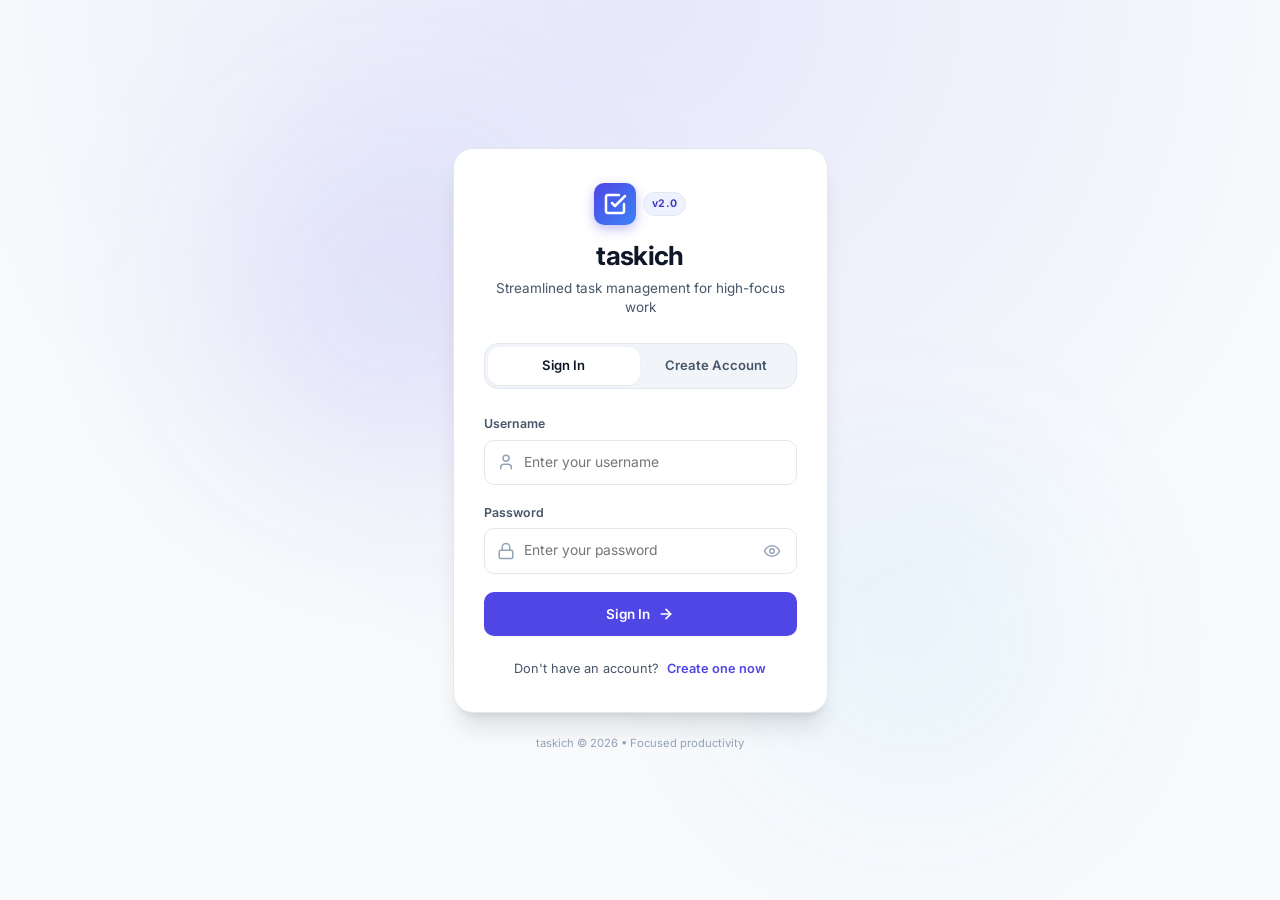
<file: templates/login.html>
<!DOCTYPE html>
<html lang="en">
<head>
    <meta charset="UTF-8">
    <meta name="viewport" content="width=device-width, initial-scale=1.0">
    <title>taskich — Sign In</title>
    <link rel="preconnect" href="https://fonts.googleapis.com">
    <link rel="preconnect" href="https://fonts.gstatic.com" crossorigin>
    <link href="https://fonts.googleapis.com/css2?family=Inter:wght@400;500;600;700&display=swap" rel="stylesheet">
    <link rel="stylesheet" href="/static/style.css">
</head>
<body class="auth-body">
    <!-- Ambient background glow elements -->
    <div class="auth-ambient-glow auth-glow-1"></div>
    <div class="auth-ambient-glow auth-glow-2"></div>

    <div class="auth-container">
        <div class="auth-card">
            <!-- Brand Logo & Header -->
            <div class="auth-header">
                <div class="brand-badge">
                    <div class="brand-icon">
                        <svg width="24" height="24" viewBox="0 0 24 24" fill="none" stroke="currentColor" stroke-width="2.5" stroke-linecap="round" stroke-linejoin="round">
                            <path d="m9 11 3 3L22 4"></path>
                            <path d="M21 12v7a2 2 0 0 1-2 2H5a2 2 0 0 1-2-2V5a2 2 0 0 1 2-2h11"></path>
                        </svg>
                    </div>
                    <span class="brand-pill">v2.0</span>
                </div>
                <h1 class="brand-title">taskich</h1>
                <p class="brand-subtitle">Streamlined task management for high-focus work</p>
            </div>

            <!-- Segmented Tab Switch -->
            <div class="auth-tabs" id="authTabs">
                <button type="button" class="auth-tab-btn active" id="tabLoginBtn">Sign In</button>
                <button type="button" class="auth-tab-btn" id="tabSignupBtn">Create Account</button>
                <div class="auth-tab-slider"></div>
            </div>

            <!-- Login Section -->
            <div id="loginSection" class="auth-form-wrapper active-section">
                <form id="loginForm" class="auth-form" autocomplete="on">
                    <div class="form-group">
                        <label for="loginUsername" class="form-label">Username</label>
                        <div class="input-with-icon">
                            <span class="input-icon">
                                <svg width="18" height="18" viewBox="0 0 24 24" fill="none" stroke="currentColor" stroke-width="2" stroke-linecap="round" stroke-linejoin="round">
                                    <path d="M19 21v-2a4 4 0 0 0-4-4H9a4 4 0 0 0-4 4v2"></path>
                                    <circle cx="12" cy="7" r="4"></circle>
                                </svg>
                            </span>
                            <input 
                                type="text" 
                                id="loginUsername" 
                                class="form-input" 
                                placeholder="Enter your username" 
                                required 
                                autocomplete="username"
                            >
                        </div>
                    </div>

                    <div class="form-group">
                        <div class="form-label-row">
                            <label for="loginPassword" class="form-label">Password</label>
                        </div>
                        <div class="input-with-icon">
                            <span class="input-icon">
                                <svg width="18" height="18" viewBox="0 0 24 24" fill="none" stroke="currentColor" stroke-width="2" stroke-linecap="round" stroke-linejoin="round">
                                    <rect width="18" height="11" x="3" y="11" rx="2" ry="2"></rect>
                                    <path d="M7 11V7a5 5 0 0 1 10 0v4"></path>
                                </svg>
                            </span>
                            <input 
                                type="password" 
                                id="loginPassword" 
                                class="form-input" 
                                placeholder="Enter your password" 
                                required 
                                autocomplete="current-password"
                            >
                            <button type="button" class="password-toggle" title="Toggle password visibility" data-target="loginPassword">
                                <svg class="eye-open" width="18" height="18" viewBox="0 0 24 24" fill="none" stroke="currentColor" stroke-width="2" stroke-linecap="round" stroke-linejoin="round">
                                    <path d="M2 12s3-7 10-7 10 7 10 7-3 7-10 7-10-7-10-7Z"></path>
                                    <circle cx="12" cy="12" r="3"></circle>
                                </svg>
                                <svg class="eye-closed" width="18" height="18" viewBox="0 0 24 24" fill="none" stroke="currentColor" stroke-width="2" stroke-linecap="round" stroke-linejoin="round" style="display:none;">
                                    <path d="m9.88 9.88 4.24 4.24"></path>
                                    <path d="M10.73 5.08A10.43 10.43 0 0 1 12 5c7 0 10 7 10 7a13.16 13.16 0 0 1-1.67 2.68"></path>
                                    <path d="M6.61 6.61A13.526 13.526 0 0 0 2 12s3 7 10 7a9.74 9.74 0 0 0 5.39-1.61"></path>
                                    <line x1="2" x2="22" y1="2" y2="22"></line>
                                </svg>
                            </button>
                        </div>
                    </div>

                    <div id="loginError" class="auth-error"></div>

                    <button type="submit" class="btn btn-primary btn-full btn-submit" id="loginSubmitBtn">
                        <span>Sign In</span>
                        <svg width="16" height="16" viewBox="0 0 24 24" fill="none" stroke="currentColor" stroke-width="2.5" stroke-linecap="round" stroke-linejoin="round">
                            <path d="M5 12h14"></path>
                            <path d="m12 5 7 7-7 7"></path>
                        </svg>
                    </button>
                </form>

                <div id="signupToggle" class="auth-footer-prompt">
                    <span>Don't have an account?</span>
                    <a href="#" id="showSignup">Create one now</a>
                </div>
            </div>

            <!-- Sign Up Section -->
            <div id="signupSection" class="auth-form-wrapper" style="display: none;">
                <form id="signupForm" class="auth-form" autocomplete="on">
                    <div class="form-group">
                        <label for="signupUsername" class="form-label">Username</label>
                        <div class="input-with-icon">
                            <span class="input-icon">
                                <svg width="18" height="18" viewBox="0 0 24 24" fill="none" stroke="currentColor" stroke-width="2" stroke-linecap="round" stroke-linejoin="round">
                                    <path d="M19 21v-2a4 4 0 0 0-4-4H9a4 4 0 0 0-4 4v2"></path>
                                    <circle cx="12" cy="7" r="4"></circle>
                                </svg>
                            </span>
                            <input 
                                type="text" 
                                id="signupUsername" 
                                class="form-input" 
                                placeholder="Choose a username" 
                                required 
                                autocomplete="username"
                            >
                        </div>
                    </div>

                    <div class="form-group">
                        <label for="signupEmail" class="form-label">Email</label>
                        <div class="input-with-icon">
                            <span class="input-icon">
                                <svg width="18" height="18" viewBox="0 0 24 24" fill="none" stroke="currentColor" stroke-width="2" stroke-linecap="round" stroke-linejoin="round">
                                    <rect width="20" height="16" x="2" y="4" rx="2"></rect>
                                    <path d="m22 7-8.97 5.7a1.94 1.94 0 0 1-2.06 0L2 7"></path>
                                </svg>
                            </span>
                            <input 
                                type="email" 
                                id="signupEmail" 
                                class="form-input" 
                                placeholder="you@example.com" 
                                required 
                                autocomplete="email"
                            >
                        </div>
                    </div>

                    <div class="form-group">
                        <label for="signupPassword" class="form-label">Password</label>
                        <div class="input-with-icon">
                            <span class="input-icon">
                                <svg width="18" height="18" viewBox="0 0 24 24" fill="none" stroke="currentColor" stroke-width="2" stroke-linecap="round" stroke-linejoin="round">
                                    <rect width="18" height="11" x="3" y="11" rx="2" ry="2"></rect>
                                    <path d="M7 11V7a5 5 0 0 1 10 0v4"></path>
                                </svg>
                            </span>
                            <input 
                                type="password" 
                                id="signupPassword" 
                                class="form-input" 
                                placeholder="At least 6 characters" 
                                minlength="6" 
                                required 
                                autocomplete="new-password"
                            >
                            <button type="button" class="password-toggle" title="Toggle password visibility" data-target="signupPassword">
                                <svg class="eye-open" width="18" height="18" viewBox="0 0 24 24" fill="none" stroke="currentColor" stroke-width="2" stroke-linecap="round" stroke-linejoin="round">
                                    <path d="M2 12s3-7 10-7 10 7 10 7-3 7-10 7-10-7-10-7Z"></path>
                                    <circle cx="12" cy="12" r="3"></circle>
                                </svg>
                                <svg class="eye-closed" width="18" height="18" viewBox="0 0 24 24" fill="none" stroke="currentColor" stroke-width="2" stroke-linecap="round" stroke-linejoin="round" style="display:none;">
                                    <path d="m9.88 9.88 4.24 4.24"></path>
                                    <path d="M10.73 5.08A10.43 10.43 0 0 1 12 5c7 0 10 7 10 7a13.16 13.16 0 0 1-1.67 2.68"></path>
                                    <path d="M6.61 6.61A13.526 13.526 0 0 0 2 12s3 7 10 7a9.74 9.74 0 0 0 5.39-1.61"></path>
                                    <line x1="2" x2="22" y1="2" y2="22"></line>
                                </svg>
                            </button>
                        </div>
                        <span class="form-hint">Must contain at least 6 characters</span>
                    </div>

                    <div id="signupError" class="auth-error"></div>

                    <button type="submit" class="btn btn-primary btn-full btn-submit" id="signupSubmitBtn">
                        <span>Create Account</span>
                        <svg width="16" height="16" viewBox="0 0 24 24" fill="none" stroke="currentColor" stroke-width="2.5" stroke-linecap="round" stroke-linejoin="round">
                            <path d="M5 12h14"></path>
                            <path d="m12 5 7 7-7 7"></path>
                        </svg>
                    </button>
                </form>

                <div class="auth-footer-prompt">
                    <span>Already have an account?</span>
                    <a href="#" id="showLogin">Sign in instead</a>
                </div>
            </div>

            <!-- Sign Up Disabled Notice -->
            <div id="signupDisabled" class="auth-notice" style="display: none;">
                <div class="notice-icon">
                    <svg width="28" height="28" viewBox="0 0 24 24" fill="none" stroke="currentColor" stroke-width="2" stroke-linecap="round" stroke-linejoin="round">
                        <circle cx="12" cy="12" r="10"></circle>
                        <line x1="12" y1="8" x2="12" y2="12"></line>
                        <line x1="12" y1="16" x2="12.01" y2="16"></line>
                    </svg>
                </div>
                <h3>Sign ups currently closed</h3>
                <p>Public registrations are disabled on this instance. Please contact the administrator for access.</p>
            </div>
        </div>

        <footer class="auth-footer-meta">
            <span>taskich &copy; 2026</span> &bull; <span>Focused productivity</span>
        </footer>
    </div>

    <script>
        const allowSignups = {{ 'true' if allow_signups else 'false' }};
        const loginSection = document.getElementById('loginSection');
        const signupSection = document.getElementById('signupSection');
        const tabLoginBtn = document.getElementById('tabLoginBtn');
        const tabSignupBtn = document.getElementById('tabSignupBtn');
        const authTabs = document.getElementById('authTabs');
        
        function switchToTab(tab) {
            if (tab === 'signup' && allowSignups) {
                loginSection.style.display = 'none';
                loginSection.classList.remove('active-section');
                signupSection.style.display = 'block';
                signupSection.classList.add('active-section');
                tabLoginBtn.classList.remove('active');
                tabSignupBtn.classList.add('active');
                authTabs.classList.add('tab-right');
                document.getElementById('signupUsername').focus();
            } else {
                signupSection.style.display = 'none';
                signupSection.classList.remove('active-section');
                loginSection.style.display = 'block';
                loginSection.classList.add('active-section');
                tabSignupBtn.classList.remove('active');
                tabLoginBtn.classList.add('active');
                authTabs.classList.remove('tab-right');
                document.getElementById('loginUsername').focus();
            }
        }

        document.addEventListener('DOMContentLoaded', () => {
            // Check system dark mode preference or stored dark mode
            if (localStorage.getItem('darkMode') === 'true' || 
               (!localStorage.getItem('darkMode') && window.matchMedia('(prefers-color-scheme: dark)').matches)) {
                document.body.classList.add('dark-mode');
            }

            if (!allowSignups) {
                if (signupSection) signupSection.style.display = 'none';
                if (tabSignupBtn) tabSignupBtn.style.display = 'none';
                const signupToggle = document.getElementById('signupToggle');
                if (signupToggle) signupToggle.style.display = 'none';
                const signupDisabled = document.getElementById('signupDisabled');
                if (signupDisabled) signupDisabled.style.display = 'block';
            }
        });

        // Tab and link listeners
        tabLoginBtn.addEventListener('click', () => switchToTab('login'));
        tabSignupBtn.addEventListener('click', () => switchToTab('signup'));
        
        const showSignupLink = document.getElementById('showSignup');
        if (showSignupLink) {
            showSignupLink.addEventListener('click', (e) => {
                e.preventDefault();
                switchToTab('signup');
            });
        }
        
        const showLoginLink = document.getElementById('showLogin');
        if (showLoginLink) {
            showLoginLink.addEventListener('click', (e) => {
                e.preventDefault();
                switchToTab('login');
            });
        }

        // Password visibility toggle
        document.querySelectorAll('.password-toggle').forEach(button => {
            button.addEventListener('click', () => {
                const targetId = button.dataset.target;
                const input = document.getElementById(targetId);
                const eyeOpen = button.querySelector('.eye-open');
                const eyeClosed = button.querySelector('.eye-closed');
                
                if (input.type === 'password') {
                    input.type = 'text';
                    eyeOpen.style.display = 'none';
                    eyeClosed.style.display = 'block';
                } else {
                    input.type = 'password';
                    eyeOpen.style.display = 'block';
                    eyeClosed.style.display = 'none';
                }
            });
        });

        // Login submission
        document.getElementById('loginForm').addEventListener('submit', async (e) => {
            e.preventDefault();
            const username = document.getElementById('loginUsername').value.trim();
            const password = document.getElementById('loginPassword').value;
            const errorDiv = document.getElementById('loginError');
            const submitBtn = document.getElementById('loginSubmitBtn');
            
            errorDiv.textContent = '';
            errorDiv.classList.remove('show');
            submitBtn.disabled = true;
            submitBtn.classList.add('loading');

            try {
                const response = await fetch('/api/auth/login', {
                    method: 'POST',
                    headers: { 'Content-Type': 'application/json' },
                    body: JSON.stringify({ username, password })
                });
                
                if (response.ok) {
                    window.location.href = '/';
                } else {
                    const data = await response.json();
                    errorDiv.textContent = data.error || 'Invalid credentials. Please try again.';
                    errorDiv.classList.add('show');
                    triggerShake(errorDiv);
                }
            } catch (err) {
                errorDiv.textContent = 'Connection error. Please check your network and try again.';
                errorDiv.classList.add('show');
                triggerShake(errorDiv);
            } finally {
                submitBtn.disabled = false;
                submitBtn.classList.remove('loading');
            }
        });

        // Sign up submission
        document.getElementById('signupForm').addEventListener('submit', async (e) => {
            e.preventDefault();
            const username = document.getElementById('signupUsername').value.trim();
            const email = document.getElementById('signupEmail').value.trim();
            const password = document.getElementById('signupPassword').value;
            const errorDiv = document.getElementById('signupError');
            const submitBtn = document.getElementById('signupSubmitBtn');
            
            errorDiv.textContent = '';
            errorDiv.classList.remove('show');
            submitBtn.disabled = true;
            submitBtn.classList.add('loading');

            try {
                const response = await fetch('/api/auth/signup', {
                    method: 'POST',
                    headers: { 'Content-Type': 'application/json' },
                    body: JSON.stringify({ username, email, password })
                });
                
                if (response.ok) {
                    window.location.href = '/';
                } else {
                    const data = await response.json();
                    errorDiv.textContent = data.error || 'Failed to create account. Please try again.';
                    errorDiv.classList.add('show');
                    triggerShake(errorDiv);
                }
            } catch (err) {
                errorDiv.textContent = 'Connection error. Please check your network and try again.';
                errorDiv.classList.add('show');
                triggerShake(errorDiv);
            } finally {
                submitBtn.disabled = false;
                submitBtn.classList.remove('loading');
            }
        });

        function triggerShake(element) {
            element.classList.remove('shake');
            void element.offsetWidth; // Force reflow
            element.classList.add('shake');
        }
    </script>
</body>
</html>
</file>
<file: static/style.css>
/* ==========================================================================
   TASKICH 2026 DESIGN SYSTEM & STYLESHEET
   A modern, focused, ultra-clean productivity interface
   ========================================================================== */

/* --- CSS Variables & Design Tokens --- */
:root {
    /* Font family */
    --font-sans: 'Inter', -apple-system, BlinkMacSystemFont, 'Segoe UI', Roboto, Helvetica, Arial, sans-serif;
    
    /* Light Theme (Clean Crisp Zinc / Slate) */
    --bg-canvas: #f8fafc;
    --bg-surface: #ffffff;
    --bg-surface-elevated: #ffffff;
    --bg-subtle: #f1f5f9;
    --bg-hover: #e2e8f0;
    --bg-active: #cbd5e1;
    
    --border-subtle: #e2e8f0;
    --border-strong: #cbd5e1;
    --border-focus: #6366f1;
    
    --text-primary: #0f172a;
    --text-secondary: #475569;
    --text-tertiary: #94a3b8;
    --text-inverse: #ffffff;
    
    /* Accents */
    --accent-primary: #4f46e5;
    --accent-hover: #4338ca;
    --accent-active: #3730a3;
    --accent-subtle: #eef2ff;
    --accent-text: #4338ca;
    --accent-ring: rgba(79, 70, 229, 0.2);
    
    /* Status Colors */
    --success: #10b981;
    --success-subtle: #ecfdf5;
    --success-text: #047857;
    --success-border: #a7f3d0;
    
    --danger: #ef4444;
    --danger-hover: #dc2626;
    --danger-subtle: #fef2f2;
    --danger-text: #b91c1c;
    --danger-border: #fecaca;
    
    --warning: #f59e0b;
    --warning-subtle: #fffbeb;
    --warning-text: #b45309;
    --warning-border: #fde68a;
    
    /* Shadows */
    --shadow-sm: 0 1px 2px 0 rgb(0 0 0 / 0.05);
    --shadow-md: 0 4px 6px -1px rgb(0 0 0 / 0.07), 0 2px 4px -2px rgb(0 0 0 / 0.07);
    --shadow-lg: 0 10px 15px -3px rgb(0 0 0 / 0.08), 0 4px 6px -4px rgb(0 0 0 / 0.08);
    --shadow-xl: 0 20px 25px -5px rgb(0 0 0 / 0.1), 0 8px 10px -6px rgb(0 0 0 / 0.1);
    --shadow-glow: 0 0 25px rgba(79, 70, 229, 0.25);
    
    /* Transitions */
    --transition-fast: 150ms cubic-bezier(0.4, 0, 0.2, 1);
    --transition-normal: 250ms cubic-bezier(0.4, 0, 0.2, 1);
    --transition-spring: 300ms cubic-bezier(0.16, 1, 0.3, 1);
    
    /* Radii */
    --radius-sm: 6px;
    --radius-md: 10px;
    --radius-lg: 14px;
    --radius-xl: 20px;
    --radius-full: 9999px;
}

/* Dark Theme (Obsidian Zinc & Luminescent Accents) */
body.dark-mode {
    --bg-canvas: #09090b;
    --bg-surface: #121215;
    --bg-surface-elevated: #18181b;
    --bg-subtle: #1c1c22;
    --bg-hover: #27272a;
    --bg-active: #3f3f46;
    
    --border-subtle: rgba(255, 255, 255, 0.08);
    --border-strong: rgba(255, 255, 255, 0.16);
    --border-focus: #818cf8;
    
    --text-primary: #f4f4f5;
    --text-secondary: #a1a1aa;
    --text-tertiary: #71717a;
    --text-inverse: #09090b;
    
    --accent-primary: #6366f1;
    --accent-hover: #818cf8;
    --accent-active: #4f46e5;
    --accent-subtle: rgba(99, 102, 241, 0.15);
    --accent-text: #a5b4fc;
    --accent-ring: rgba(99, 102, 241, 0.3);
    
    --success: #34d399;
    --success-subtle: rgba(52, 211, 153, 0.12);
    --success-text: #6ee7b7;
    --success-border: rgba(52, 211, 153, 0.25);
    
    --danger: #f87171;
    --danger-hover: #ef4444;
    --danger-subtle: rgba(248, 113, 113, 0.12);
    --danger-text: #fca5a5;
    --danger-border: rgba(248, 113, 113, 0.25);
    
    --warning: #fbbf24;
    --warning-subtle: rgba(251, 191, 36, 0.12);
    --warning-text: #fde68a;
    --warning-border: rgba(251, 191, 36, 0.25);
    
    --shadow-sm: 0 1px 2px 0 rgb(0 0 0 / 0.4);
    --shadow-md: 0 4px 10px rgb(0 0 0 / 0.5);
    --shadow-lg: 0 12px 24px -4px rgb(0 0 0 / 0.6);
    --shadow-xl: 0 24px 38px -6px rgb(0 0 0 / 0.7);
    --shadow-glow: 0 0 30px rgba(99, 102, 241, 0.35);
}

/* --- Base Reset & Core Styles --- */
*, *::before, *::after {
    margin: 0;
    padding: 0;
    box-sizing: border-box;
}

html {
    font-size: 15px;
    height: 100%;
}

body {
    font-family: var(--font-sans);
    background-color: var(--bg-canvas);
    color: var(--text-primary);
    line-height: 1.5;
    -webkit-font-smoothing: antialiased;
    -moz-osx-font-smoothing: grayscale;
    text-rendering: optimizeLegibility;
    min-height: 100vh;
    min-height: 100dvh;
    transition: background-color var(--transition-normal), color var(--transition-normal);
}

button, input, textarea, select {
    font: inherit;
    color: inherit;
}

a {
    color: var(--accent-primary);
    text-decoration: none;
    transition: color var(--transition-fast);
}

a:hover {
    color: var(--accent-hover);
    text-decoration: underline;
}

svg {
    display: inline-block;
    vertical-align: middle;
    flex-shrink: 0;
}

/* --- Auth Page Styles --- */
.auth-body {
    display: flex;
    justify-content: center;
    align-items: center;
    min-height: 100vh;
    min-height: 100dvh;
    position: relative;
    overflow-x: hidden;
    background: radial-gradient(circle at 50% 0%, rgba(99, 102, 241, 0.12) 0%, transparent 65%),
                var(--bg-canvas);
}

.auth-ambient-glow {
    position: absolute;
    border-radius: 50%;
    filter: blur(100px);
    pointer-events: none;
    z-index: 0;
    opacity: 0.6;
}

.auth-glow-1 {
    width: 400px;
    height: 400px;
    background: radial-gradient(circle, rgba(79, 70, 229, 0.25), transparent);
    top: 10%;
    left: 15%;
}

.auth-glow-2 {
    width: 350px;
    height: 350px;
    background: radial-gradient(circle, rgba(14, 165, 233, 0.2), transparent);
    bottom: 10%;
    right: 15%;
}

.auth-container {
    position: relative;
    z-index: 1;
    width: 100%;
    max-width: 420px;
    padding: 1.5rem;
    display: flex;
    flex-direction: column;
    align-items: center;
}

.auth-card {
    width: 100%;
    background: var(--bg-surface);
    border: 1px solid var(--border-subtle);
    border-radius: var(--radius-xl);
    padding: 2.25rem 2rem;
    box-shadow: var(--shadow-xl);
    backdrop-filter: blur(20px);
    transition: transform var(--transition-normal), box-shadow var(--transition-normal);
}

.auth-header {
    text-align: center;
    margin-bottom: 1.75rem;
}

.brand-badge {
    display: inline-flex;
    align-items: center;
    gap: 0.5rem;
    margin-bottom: 0.75rem;
}

.brand-icon {
    width: 42px;
    height: 42px;
    border-radius: var(--radius-md);
    background: linear-gradient(135deg, var(--accent-primary), #3b82f6);
    color: #ffffff;
    display: flex;
    align-items: center;
    justify-content: center;
    box-shadow: 0 4px 12px rgba(79, 70, 229, 0.35);
}

.brand-pill {
    font-size: 0.7rem;
    font-weight: 700;
    letter-spacing: 0.05em;
    padding: 0.2rem 0.5rem;
    border-radius: var(--radius-full);
    background: var(--accent-subtle);
    color: var(--accent-text);
    border: 1px solid var(--border-subtle);
}

.brand-title {
    font-size: 1.75rem;
    font-weight: 700;
    letter-spacing: -0.025em;
    color: var(--text-primary);
    margin-bottom: 0.25rem;
}

.brand-subtitle {
    font-size: 0.9rem;
    color: var(--text-secondary);
    line-height: 1.4;
}

/* Auth Tabs */
.auth-tabs {
    display: flex;
    position: relative;
    background: var(--bg-subtle);
    border-radius: var(--radius-lg);
    padding: 3px;
    margin-bottom: 1.75rem;
    border: 1px solid var(--border-subtle);
}

.auth-tab-btn {
    flex: 1;
    position: relative;
    z-index: 1;
    padding: 0.6rem 1rem;
    font-size: 0.875rem;
    font-weight: 600;
    color: var(--text-secondary);
    border: none;
    background: transparent;
    cursor: pointer;
    border-radius: calc(var(--radius-lg) - 2px);
    transition: color var(--transition-fast);
}

.auth-tab-btn.active {
    color: var(--text-primary);
}

.auth-tab-slider {
    position: absolute;
    top: 3px;
    left: 3px;
    width: calc(50% - 3px);
    height: calc(100% - 6px);
    background: var(--bg-surface);
    border-radius: calc(var(--radius-lg) - 2px);
    box-shadow: var(--shadow-sm);
    transition: transform var(--transition-spring);
}

.auth-tabs.tab-right .auth-tab-slider {
    transform: translateX(100%);
}

/* Form Styles */
.form-group {
    margin-bottom: 1.25rem;
}

.form-label {
    display: block;
    font-size: 0.825rem;
    font-weight: 600;
    color: var(--text-secondary);
    margin-bottom: 0.4rem;
}

.form-label-row {
    display: flex;
    justify-content: space-between;
    align-items: center;
}

.input-with-icon {
    position: relative;
    display: flex;
    align-items: center;
}

.input-icon {
    position: absolute;
    left: 0.9rem;
    color: var(--text-tertiary);
    pointer-events: none;
    display: flex;
    align-items: center;
    transition: color var(--transition-fast);
}

.form-input {
    width: 100%;
    padding: 0.75rem 0.9rem;
    background: var(--bg-surface);
    border: 1px solid var(--border-subtle);
    border-radius: var(--radius-md);
    color: var(--text-primary);
    font-size: 0.925rem;
    transition: border-color var(--transition-fast), box-shadow var(--transition-fast), background-color var(--transition-fast);
}

.input-with-icon .form-input {
    padding-left: 2.6rem;
    padding-right: 2.5rem;
}

.form-input:focus {
    outline: none;
    border-color: var(--border-focus);
    box-shadow: 0 0 0 3px var(--accent-ring);
}

.input-with-icon:focus-within .input-icon {
    color: var(--accent-primary);
}

.password-toggle {
    position: absolute;
    right: 0.75rem;
    background: transparent;
    border: none;
    color: var(--text-tertiary);
    cursor: pointer;
    padding: 0.3rem;
    border-radius: var(--radius-sm);
    display: flex;
    align-items: center;
    justify-content: center;
    transition: color var(--transition-fast);
}

.password-toggle:hover {
    color: var(--text-primary);
}

.form-hint {
    display: block;
    font-size: 0.775rem;
    color: var(--text-tertiary);
    margin-top: 0.35rem;
}

.auth-error {
    display: none;
    padding: 0.65rem 0.9rem;
    background: var(--danger-subtle);
    border: 1px solid var(--danger-border);
    color: var(--danger-text);
    border-radius: var(--radius-md);
    font-size: 0.85rem;
    margin-bottom: 1.25rem;
    text-align: center;
    animation: fadeIn 0.2s ease-out;
}

.auth-error.show {
    display: block;
}

.auth-footer-prompt {
    margin-top: 1.5rem;
    text-align: center;
    font-size: 0.85rem;
    color: var(--text-secondary);
}

.auth-footer-prompt a {
    font-weight: 600;
    margin-left: 0.25rem;
}

.auth-footer-meta {
    margin-top: 1.5rem;
    font-size: 0.75rem;
    color: var(--text-tertiary);
    text-align: center;
}

.auth-notice {
    text-align: center;
    padding: 2rem 1rem;
    background: var(--bg-subtle);
    border-radius: var(--radius-lg);
    border: 1px dashed var(--border-strong);
}

.notice-icon {
    color: var(--warning);
    margin-bottom: 0.75rem;
}

.auth-notice h3 {
    font-size: 1.1rem;
    font-weight: 600;
    color: var(--text-primary);
    margin-bottom: 0.5rem;
}

.auth-notice p {
    font-size: 0.85rem;
    color: var(--text-secondary);
}

/* Shake Animation */
@keyframes shake {
    0%, 100% { transform: translateX(0); }
    20%, 60% { transform: translateX(-6px); }
    40%, 80% { transform: translateX(6px); }
}

.shake {
    animation: shake 0.4s ease-in-out;
}

/* --- Buttons System --- */
.btn {
    display: inline-flex;
    align-items: center;
    justify-content: center;
    gap: 0.5rem;
    padding: 0.65rem 1.25rem;
    font-size: 0.9rem;
    font-weight: 600;
    border-radius: var(--radius-md);
    border: 1px solid transparent;
    cursor: pointer;
    transition: all var(--transition-fast);
    user-select: none;
    white-space: nowrap;
}

.btn:active {
    transform: scale(0.98);
}

.btn:focus-visible {
    outline: none;
    box-shadow: 0 0 0 3px var(--accent-ring);
}

.btn-primary {
    background-color: var(--accent-primary);
    color: #ffffff;
    box-shadow: var(--shadow-sm);
}

.btn-primary:hover {
    background-color: var(--accent-hover);
    box-shadow: 0 4px 12px rgba(79, 70, 229, 0.35);
}

.btn-secondary {
    background-color: var(--bg-surface);
    color: var(--text-primary);
    border-color: var(--border-subtle);
}

.btn-secondary:hover {
    background-color: var(--bg-subtle);
    border-color: var(--border-strong);
}

.btn-danger {
    background-color: var(--danger);
    color: #ffffff;
}

.btn-danger:hover {
    background-color: var(--danger-hover);
    box-shadow: 0 4px 12px rgba(239, 68, 68, 0.35);
}

.btn-ghost-danger {
    background-color: transparent;
    color: var(--danger);
    border-color: transparent;
}

.btn-ghost-danger:hover {
    background-color: var(--danger-subtle);
    color: var(--danger-text);
}

.btn-small {
    padding: 0.45rem 0.85rem;
    font-size: 0.8rem;
    border-radius: var(--radius-sm);
}

.btn-full {
    width: 100%;
}

.btn-submit {
    height: 44px;
}

/* Icon Buttons */
.icon-btn {
    width: 36px;
    height: 36px;
    display: inline-flex;
    align-items: center;
    justify-content: center;
    border-radius: var(--radius-md);
    background: transparent;
    border: 1px solid transparent;
    color: var(--text-secondary);
    cursor: pointer;
    transition: all var(--transition-fast);
}

.icon-btn:hover {
    background: var(--bg-hover);
    color: var(--text-primary);
}

.icon-btn:active {
    transform: scale(0.95);
}

/* --- Main Application Layout --- */
.app-body {
    display: flex;
    flex-direction: column;
    min-height: 100vh;
    min-height: 100dvh;
    background-color: var(--bg-canvas);
}

.app-layout {
    display: flex;
    flex-direction: column;
    flex: 1;
    height: 100vh;
    height: 100dvh;
    overflow: hidden;
}

/* Sticky Top Navigation */
.top-nav {
    position: sticky;
    top: 0;
    z-index: 100;
    background: var(--bg-surface);
    border-bottom: 1px solid var(--border-subtle);
    backdrop-filter: blur(16px);
}

.top-nav-inner {
    max-width: 1400px;
    margin: 0 auto;
    padding: 0.75rem 1.5rem;
    display: flex;
    align-items: center;
    justify-content: space-between;
}

.nav-brand {
    display: flex;
    align-items: center;
    gap: 0.6rem;
}

.nav-brand .brand-icon {
    width: 32px;
    height: 32px;
    border-radius: var(--radius-sm);
}

.nav-brand .brand-title {
    font-size: 1.25rem;
    font-weight: 700;
    letter-spacing: -0.02em;
    color: var(--text-primary);
    margin: 0;
}

.nav-brand .brand-badge {
    font-size: 0.65rem;
    font-weight: 700;
    padding: 0.15rem 0.45rem;
    border-radius: var(--radius-full);
    background: var(--accent-subtle);
    color: var(--accent-text);
    border: 1px solid var(--border-subtle);
}

.nav-user-actions {
    display: flex;
    align-items: center;
    gap: 0.5rem;
}

.user-pill {
    display: flex;
    align-items: center;
    gap: 0.5rem;
    background: var(--bg-subtle);
    border: 1px solid var(--border-subtle);
    padding: 0.35rem 0.75rem;
    border-radius: var(--radius-full);
    font-size: 0.85rem;
    font-weight: 500;
    color: var(--text-primary);
}

.user-avatar {
    width: 22px;
    height: 22px;
    border-radius: 50%;
    background: var(--accent-subtle);
    color: var(--accent-primary);
    display: flex;
    align-items: center;
    justify-content: center;
}

/* Workspace Grid */
.workspace {
    display: flex;
    flex: 1;
    overflow: hidden;
    max-width: 1400px;
    width: 100%;
    margin: 0 auto;
}

/* Sidebar Navigation */
.sidebar {
    width: 260px;
    flex-shrink: 0;
    background: var(--bg-surface);
    border-right: 1px solid var(--border-subtle);
    padding: 1.5rem 1rem;
    display: flex;
    flex-direction: column;
    justify-content: space-between;
    overflow-y: auto;
}

.sidebar-heading {
    display: block;
    font-size: 0.7rem;
    font-weight: 700;
    text-transform: uppercase;
    letter-spacing: 0.08em;
    color: var(--text-tertiary);
    margin-bottom: 0.75rem;
    padding-left: 0.75rem;
}

.sidebar-nav {
    display: flex;
    flex-direction: column;
    gap: 0.35rem;
}

.sidebar .filter-btn {
    display: flex;
    align-items: center;
    justify-content: space-between;
    width: 100%;
    padding: 0.65rem 0.85rem;
    background: transparent;
    border: none;
    border-radius: var(--radius-md);
    color: var(--text-secondary);
    font-size: 0.9rem;
    font-weight: 500;
    cursor: pointer;
    transition: all var(--transition-fast);
    text-align: left;
}

.nav-btn-content {
    display: flex;
    align-items: center;
    gap: 0.75rem;
}

.nav-icon {
    color: var(--text-tertiary);
    transition: color var(--transition-fast);
}

.nav-badge {
    font-size: 0.75rem;
    font-weight: 600;
    padding: 0.15rem 0.5rem;
    border-radius: var(--radius-full);
    background: var(--bg-subtle);
    color: var(--text-tertiary);
    transition: all var(--transition-fast);
}

.sidebar .filter-btn:hover {
    background: var(--bg-hover);
    color: var(--text-primary);
}

.sidebar .filter-btn:hover .nav-icon {
    color: var(--text-primary);
}

.sidebar .filter-btn.active {
    background: var(--accent-subtle);
    color: var(--accent-text);
    font-weight: 600;
}

.sidebar .filter-btn.active .nav-icon {
    color: var(--accent-primary);
}

.sidebar .filter-btn.active .nav-badge {
    background: var(--accent-primary);
    color: #ffffff;
}

/* Sidebar Tags */
.sidebar-heading-row {
    display: flex;
    align-items: center;
    justify-content: space-between;
    margin-bottom: 0.75rem;
    padding-right: 0.25rem;
}

.clear-tag-filter-btn {
    background: transparent;
    border: none;
    font-size: 0.7rem;
    font-weight: 600;
    color: var(--accent-primary);
    cursor: pointer;
    padding: 0.15rem 0.5rem;
    border-radius: var(--radius-sm);
    transition: all var(--transition-fast);
}

.clear-tag-filter-btn:hover {
    background: var(--accent-subtle);
    text-decoration: underline;
}

.sidebar-tag-btn {
    display: flex;
    align-items: center;
    justify-content: space-between;
    width: 100%;
    padding: 0.5rem 0.85rem;
    background: transparent;
    border: none;
    border-radius: var(--radius-md);
    color: var(--text-secondary);
    font-size: 0.85rem;
    font-weight: 500;
    cursor: pointer;
    transition: all var(--transition-fast);
    text-align: left;
}

.sidebar-tag-btn:hover {
    background: var(--bg-hover);
    color: var(--text-primary);
}

.sidebar-tag-btn.active {
    background: var(--accent-subtle);
    color: var(--accent-text);
    font-weight: 600;
}

.sidebar-tag-btn.active .nav-badge {
    background: var(--accent-primary);
    color: #ffffff;
}

.sidebar-tag-hash {
    color: var(--accent-primary);
    font-weight: 700;
    margin-right: 0.4rem;
    font-size: 0.9rem;
}

/* Sidebar Productivity Card */
.sidebar-productivity-card {
    background: var(--bg-subtle);
    border: 1px solid var(--border-subtle);
    border-radius: var(--radius-lg);
    padding: 1rem;
}

.productivity-header {
    display: flex;
    justify-content: space-between;
    align-items: center;
    margin-bottom: 0.65rem;
}

.productivity-title {
    font-size: 0.8rem;
    font-weight: 600;
    color: var(--text-secondary);
}

.productivity-percent {
    font-size: 0.85rem;
    font-weight: 700;
    color: var(--accent-primary);
}

.progress-track {
    width: 100%;
    height: 6px;
    background: var(--border-subtle);
    border-radius: var(--radius-full);
    overflow: hidden;
    margin-bottom: 0.5rem;
}

.progress-bar {
    height: 100%;
    background: linear-gradient(90deg, var(--accent-primary), #3b82f6);
    border-radius: var(--radius-full);
    transition: width 0.4s ease-out;
}

.productivity-caption {
    font-size: 0.75rem;
    color: var(--text-tertiary);
}

/* --- Main Canvas & Task Management --- */
.main-canvas {
    flex: 1;
    display: flex;
    flex-direction: column;
    overflow-y: auto;
    padding: 1.5rem 2rem;
    gap: 1.5rem;
}

/* Quick Add Task Composer */
.composer-container {
    width: 100%;
}

.composer-card {
    background: var(--bg-surface);
    border: 1px solid var(--border-subtle);
    border-radius: var(--radius-xl);
    box-shadow: var(--shadow-md);
    padding: 0.75rem 1rem;
    transition: all var(--transition-normal);
}

.composer-card:focus-within {
    border-color: var(--border-focus);
    box-shadow: 0 0 0 3px var(--accent-ring), var(--shadow-md);
}

.composer-primary-row {
    display: flex;
    align-items: center;
    gap: 0.75rem;
}

.composer-input-wrapper {
    flex: 1;
    display: flex;
    align-items: center;
    gap: 0.75rem;
}

.composer-icon {
    color: var(--accent-primary);
    display: flex;
    align-items: center;
}

.task-input-title {
    width: 100%;
    border: none;
    background: transparent;
    font-size: 1rem;
    font-weight: 500;
    color: var(--text-primary);
    padding: 0.4rem 0;
}

.task-input-title:focus {
    outline: none;
}

.task-input-title::placeholder {
    color: var(--text-tertiary);
}

.composer-primary-actions {
    display: flex;
    align-items: center;
    gap: 0.5rem;
}

.btn-toggle-drawer {
    display: flex;
    align-items: center;
    gap: 0.35rem;
    padding: 0.45rem 0.75rem;
    border-radius: var(--radius-md);
    border: 1px solid var(--border-subtle);
    background: var(--bg-subtle);
    color: var(--text-secondary);
    font-size: 0.8rem;
    font-weight: 500;
    cursor: pointer;
    transition: all var(--transition-fast);
}

.btn-toggle-drawer:hover {
    background: var(--bg-hover);
    color: var(--text-primary);
}

.btn-toggle-drawer svg {
    transition: transform var(--transition-normal);
}

.btn-toggle-drawer.active svg {
    transform: rotate(180deg);
}

.btn-add-task {
    padding: 0.5rem 1rem;
}

/* Composer Drawer */
.composer-drawer {
    display: none;
    padding-top: 1rem;
    margin-top: 0.75rem;
    border-top: 1px solid var(--border-subtle);
    animation: slideDown 0.2s ease-out;
}

.composer-drawer.open {
    display: block;
}

@keyframes slideDown {
    from {
        opacity: 0;
        transform: translateY(-8px);
    }
    to {
        opacity: 1;
        transform: translateY(0);
    }
}

.composer-field-group {
    margin-bottom: 0.9rem;
}

.drawer-label {
    display: flex;
    align-items: center;
    gap: 0.4rem;
    font-size: 0.8rem;
    font-weight: 600;
    color: var(--text-secondary);
    margin-bottom: 0.35rem;
}

.task-input-description {
    width: 100%;
    padding: 0.65rem 0.85rem;
    border: 1px solid var(--border-subtle);
    border-radius: var(--radius-md);
    background: var(--bg-subtle);
    color: var(--text-primary);
    font-size: 0.875rem;
    resize: vertical;
    transition: all var(--transition-fast);
}

.task-input-description:focus {
    outline: none;
    border-color: var(--border-focus);
    background: var(--bg-surface);
}

.composer-grid-fields {
    display: grid;
    grid-template-columns: 1fr 1fr;
    gap: 1rem;
}

.custom-select {
    cursor: pointer;
}

.recurring-end-controls {
    display: flex;
    align-items: center;
    gap: 1rem;
}

.checkbox-inline-label {
    display: inline-flex;
    align-items: center;
    gap: 0.4rem;
    font-size: 0.85rem;
    color: var(--text-secondary);
    cursor: pointer;
    white-space: nowrap;
}

/* --- Tasks Listing Section --- */
.tasks-section {
    flex: 1;
    display: flex;
    flex-direction: column;
}

.tasks-header {
    display: flex;
    justify-content: space-between;
    align-items: center;
    margin-bottom: 1rem;
    padding-bottom: 0.5rem;
    border-bottom: 1px solid var(--border-subtle);
}

.tasks-header-left {
    display: flex;
    align-items: center;
    gap: 0.75rem;
}

.tasks-header h2 {
    font-size: 1.25rem;
    font-weight: 700;
    letter-spacing: -0.02em;
    color: var(--text-primary);
}

.task-count-chip {
    display: inline-flex;
    align-items: center;
    justify-content: center;
    min-width: 24px;
    height: 24px;
    padding: 0 0.5rem;
    font-size: 0.75rem;
    font-weight: 700;
    border-radius: var(--radius-full);
    background: var(--accent-subtle);
    color: var(--accent-text);
}

.tasks-list {
    display: flex;
    flex-direction: column;
    gap: 0.65rem;
    padding-bottom: 3rem;
}

/* Modern Task Card */
.task-item {
    background: var(--bg-surface);
    border: 1px solid var(--border-subtle);
    border-radius: var(--radius-lg);
    padding: 1rem 1.25rem;
    box-shadow: var(--shadow-sm);
    transition: all var(--transition-fast);
    cursor: pointer;
    position: relative;
    display: flex;
    flex-direction: column;
    gap: 0.5rem;
}

.task-item:hover {
    border-color: var(--border-strong);
    box-shadow: var(--shadow-md);
    transform: translateY(-1px);
}

.task-header {
    display: flex;
    justify-content: space-between;
    align-items: flex-start;
    gap: 0.75rem;
}

.task-checkbox-wrap {
    display: flex;
    align-items: center;
    justify-content: center;
    flex-shrink: 0;
    margin-top: 2px;
}

/* Custom Checkbox */
.task-checkbox {
    appearance: none;
    -webkit-appearance: none;
    width: 20px;
    height: 20px;
    border: 2px solid var(--border-strong);
    border-radius: 6px;
    outline: none;
    cursor: pointer;
    position: relative;
    background: transparent;
    transition: all var(--transition-fast);
    flex-shrink: 0;
}

.task-checkbox:hover {
    border-color: var(--accent-primary);
}

.task-checkbox:checked {
    background: var(--success);
    border-color: var(--success);
}

.task-checkbox:checked::after {
    content: '';
    position: absolute;
    left: 6px;
    top: 2px;
    width: 5px;
    height: 10px;
    border: solid #ffffff;
    border-width: 0 2px 2px 0;
    transform: rotate(45deg);
}

.task-title {
    font-size: 0.975rem;
    font-weight: 500;
    color: var(--text-primary);
    line-height: 1.4;
    transition: all var(--transition-fast);
    word-break: break-word;
}

/* Completed & Overdue States */
.task-item.completed {
    background: var(--bg-canvas);
    border-color: var(--border-subtle);
    opacity: 0.75;
}

.task-item.completed .task-title {
    text-decoration: line-through;
    color: var(--text-tertiary);
}

.task-item.overdue {
    border-left: 3px solid var(--danger);
}

.task-description {
    font-size: 0.85rem;
    color: var(--text-secondary);
    line-height: 1.45;
    margin-left: 2rem;
    word-break: break-word;
}

.task-meta {
    display: flex;
    align-items: center;
    gap: 0.65rem;
    margin-left: 2rem;
    flex-wrap: wrap;
}

.task-meta-chip {
    display: inline-flex;
    align-items: center;
    gap: 0.35rem;
    font-size: 0.75rem;
    font-weight: 500;
    padding: 0.2rem 0.6rem;
    border-radius: var(--radius-full);
    background: var(--bg-subtle);
    color: var(--text-secondary);
    border: 1px solid var(--border-subtle);
}

.badge-recurring {
    background: var(--accent-subtle);
    color: var(--accent-text);
    border-color: transparent;
}

.badge-overdue {
    background: var(--danger-subtle);
    color: var(--danger-text);
    border-color: var(--danger-border);
}

.task-meta-chip.badge-tag {
    background: var(--bg-subtle);
    color: var(--text-secondary);
    cursor: pointer;
    transition: all var(--transition-fast);
    border: 1px solid var(--border-subtle);
    font-size: 0.725rem;
    padding: 0.15rem 0.55rem;
}

.task-meta-chip.badge-tag:hover {
    background: var(--accent-subtle);
    color: var(--accent-text);
    border-color: var(--accent-primary);
    transform: translateY(-1px);
}

.task-meta-chip.badge-tag.active {
    background: var(--accent-primary);
    color: #ffffff;
    border-color: var(--accent-primary);
}

/* Task Actions Hover Toolbar */
.task-actions {
    display: flex;
    align-items: center;
    gap: 0.35rem;
    opacity: 0;
    transition: opacity var(--transition-fast);
}

.task-item:hover .task-actions {
    opacity: 1;
}

.task-action-btn {
    display: inline-flex;
    align-items: center;
    justify-content: center;
    width: 30px;
    height: 30px;
    border-radius: var(--radius-sm);
    border: none;
    background: transparent;
    color: var(--text-tertiary);
    cursor: pointer;
    transition: all var(--transition-fast);
}

.task-action-btn:hover {
    background: var(--bg-hover);
    color: var(--text-primary);
}

.action-delete:hover,
.action-delete-icon:hover {
    background: var(--danger-subtle);
    color: var(--danger);
}

/* Empty State */
.empty-state {
    display: flex;
    flex-direction: column;
    align-items: center;
    justify-content: center;
    padding: 4rem 1.5rem;
    text-align: center;
}

.empty-state-icon {
    width: 64px;
    height: 64px;
    border-radius: var(--radius-xl);
    background: var(--bg-subtle);
    color: var(--text-tertiary);
    display: flex;
    align-items: center;
    justify-content: center;
    margin-bottom: 1rem;
    border: 1px solid var(--border-subtle);
}

.empty-state h3 {
    font-size: 1.15rem;
    font-weight: 600;
    color: var(--text-primary);
    margin-bottom: 0.35rem;
}

.empty-state p {
    font-size: 0.9rem;
    color: var(--text-secondary);
    max-width: 380px;
}

/* --- Modals System --- */
.modal {
    display: none;
    position: fixed;
    inset: 0;
    z-index: 1000;
    background-color: rgba(0, 0, 0, 0.45);
    backdrop-filter: blur(8px);
    overflow-y: auto;
    padding: 1.5rem;
    align-items: center;
    justify-content: center;
}

.modal.active {
    display: flex;
    animation: fadeInModal 0.2s ease-out;
}

@keyframes fadeInModal {
    from { opacity: 0; }
    to { opacity: 1; }
}

.modal-dialog {
    width: 100%;
    max-width: 520px;
    margin: auto;
}

.modal-dialog-sm {
    max-width: 440px;
}

.modal-dialog-xs {
    max-width: 380px;
}

.modal-content {
    background: var(--bg-surface);
    border: 1px solid var(--border-subtle);
    border-radius: var(--radius-xl);
    box-shadow: var(--shadow-xl);
    overflow: hidden;
    animation: scaleIn 0.25s cubic-bezier(0.16, 1, 0.3, 1);
}

@keyframes scaleIn {
    from {
        opacity: 0;
        transform: scale(0.96) translateY(8px);
    }
    to {
        opacity: 1;
        transform: scale(1) translateY(0);
    }
}

.modal-header {
    display: flex;
    justify-content: space-between;
    align-items: flex-start;
    padding: 1.25rem 1.5rem;
    border-bottom: 1px solid var(--border-subtle);
}

.modal-header-info h2 {
    font-size: 1.25rem;
    font-weight: 700;
    color: var(--text-primary);
}

.modal-subtitle {
    font-size: 0.8rem;
    color: var(--text-tertiary);
}

.close-btn {
    background: transparent;
    border: none;
    color: var(--text-tertiary);
    cursor: pointer;
    width: 32px;
    height: 32px;
    border-radius: var(--radius-sm);
    display: flex;
    align-items: center;
    justify-content: center;
    transition: all var(--transition-fast);
}

.close-btn:hover {
    background: var(--bg-hover);
    color: var(--text-primary);
}

.modal-body {
    padding: 1.5rem;
}

.modal-footer {
    display: flex;
    justify-content: space-between;
    align-items: center;
    padding: 1rem 1.5rem;
    background: var(--bg-subtle);
    border-top: 1px solid var(--border-subtle);
    gap: 0.75rem;
}

.modal-footer-right {
    display: flex;
    align-items: center;
    gap: 0.5rem;
    margin-left: auto;
}

.modal-footer-center {
    justify-content: center;
}

/* Recurring Info in Modal */
.recurring-info-card {
    background: var(--bg-subtle);
    border: 1px solid var(--border-subtle);
    border-radius: var(--radius-md);
    padding: 0.85rem;
    margin-top: 1rem;
}

.recurring-badge-tag {
    display: inline-flex;
    align-items: center;
    gap: 0.4rem;
    font-size: 0.75rem;
    font-weight: 600;
    color: var(--accent-primary);
    margin-bottom: 0.35rem;
}

.recurring-meta-details p {
    font-size: 0.85rem;
    color: var(--text-secondary);
}

/* Scope Choice Dialog */
.scope-description {
    font-size: 0.9rem;
    color: var(--text-secondary);
    margin-bottom: 1.25rem;
}

.scope-options-group {
    display: flex;
    flex-direction: column;
    gap: 0.75rem;
}

.scope-choice-btn {
    display: flex;
    align-items: center;
    gap: 1rem;
    padding: 1rem;
    border-radius: var(--radius-lg);
    background: var(--bg-subtle);
    border: 1px solid var(--border-subtle);
    cursor: pointer;
    text-align: left;
    transition: all var(--transition-fast);
}

.scope-choice-btn:hover {
    background: var(--bg-surface);
    border-color: var(--accent-primary);
    box-shadow: var(--shadow-sm);
}

.scope-choice-icon {
    width: 40px;
    height: 40px;
    border-radius: var(--radius-md);
    background: var(--accent-subtle);
    color: var(--accent-primary);
    display: flex;
    align-items: center;
    justify-content: center;
    flex-shrink: 0;
}

.scope-choice-text strong {
    display: block;
    font-size: 0.95rem;
    color: var(--text-primary);
    margin-bottom: 0.15rem;
}

.scope-choice-text span {
    font-size: 0.8rem;
    color: var(--text-tertiary);
}

/* Warning Modal */
.warning-icon-badge {
    width: 52px;
    height: 52px;
    border-radius: 50%;
    background: var(--danger-subtle);
    color: var(--danger);
    display: flex;
    align-items: center;
    justify-content: center;
    margin: 0 auto 1rem auto;
}

.warning-dialog-text {
    font-size: 1rem;
    font-weight: 500;
    color: var(--text-primary);
    line-height: 1.4;
}

.text-center {
    text-align: center;
}

/* Custom Scrollbars */
::-webkit-scrollbar {
    width: 6px;
    height: 6px;
}

::-webkit-scrollbar-track {
    background: transparent;
}

::-webkit-scrollbar-thumb {
    background: var(--border-strong);
    border-radius: var(--radius-full);
}

::-webkit-scrollbar-thumb:hover {
    background: var(--text-tertiary);
}

/* Fade in Helper */
@keyframes fadeIn {
    from { opacity: 0; }
    to { opacity: 1; }
}

/* --- Responsive Media Queries --- */
@media (max-width: 900px) {
    .workspace {
        flex-direction: column;
        overflow-y: auto;
    }

    .sidebar {
        width: 100%;
        border-right: none;
        border-bottom: 1px solid var(--border-subtle);
        padding: 1rem;
    }

    .sidebar-nav {
        flex-direction: row;
        overflow-x: auto;
        padding-bottom: 0.25rem;
    }

    .sidebar .filter-btn {
        flex: 1;
        min-width: 120px;
    }

    .sidebar-productivity-card {
        display: none;
    }

    .main-canvas {
        padding: 1rem;
    }
}

@media (max-width: 640px) {
    html {
        font-size: 14px;
    }

    .top-nav-inner {
        padding: 0.65rem 1rem;
    }

    .composer-grid-fields {
        grid-template-columns: 1fr;
    }

    .task-actions {
        opacity: 1; /* Always visible on touch devices */
    }

    .modal-footer {
        flex-direction: column-reverse;
    }

    .modal-footer-right {
        width: 100%;
        margin-left: 0;
    }

    .modal-footer-right .btn,
    .modal-footer .btn {
        width: 100%;
    }
}
</file>
